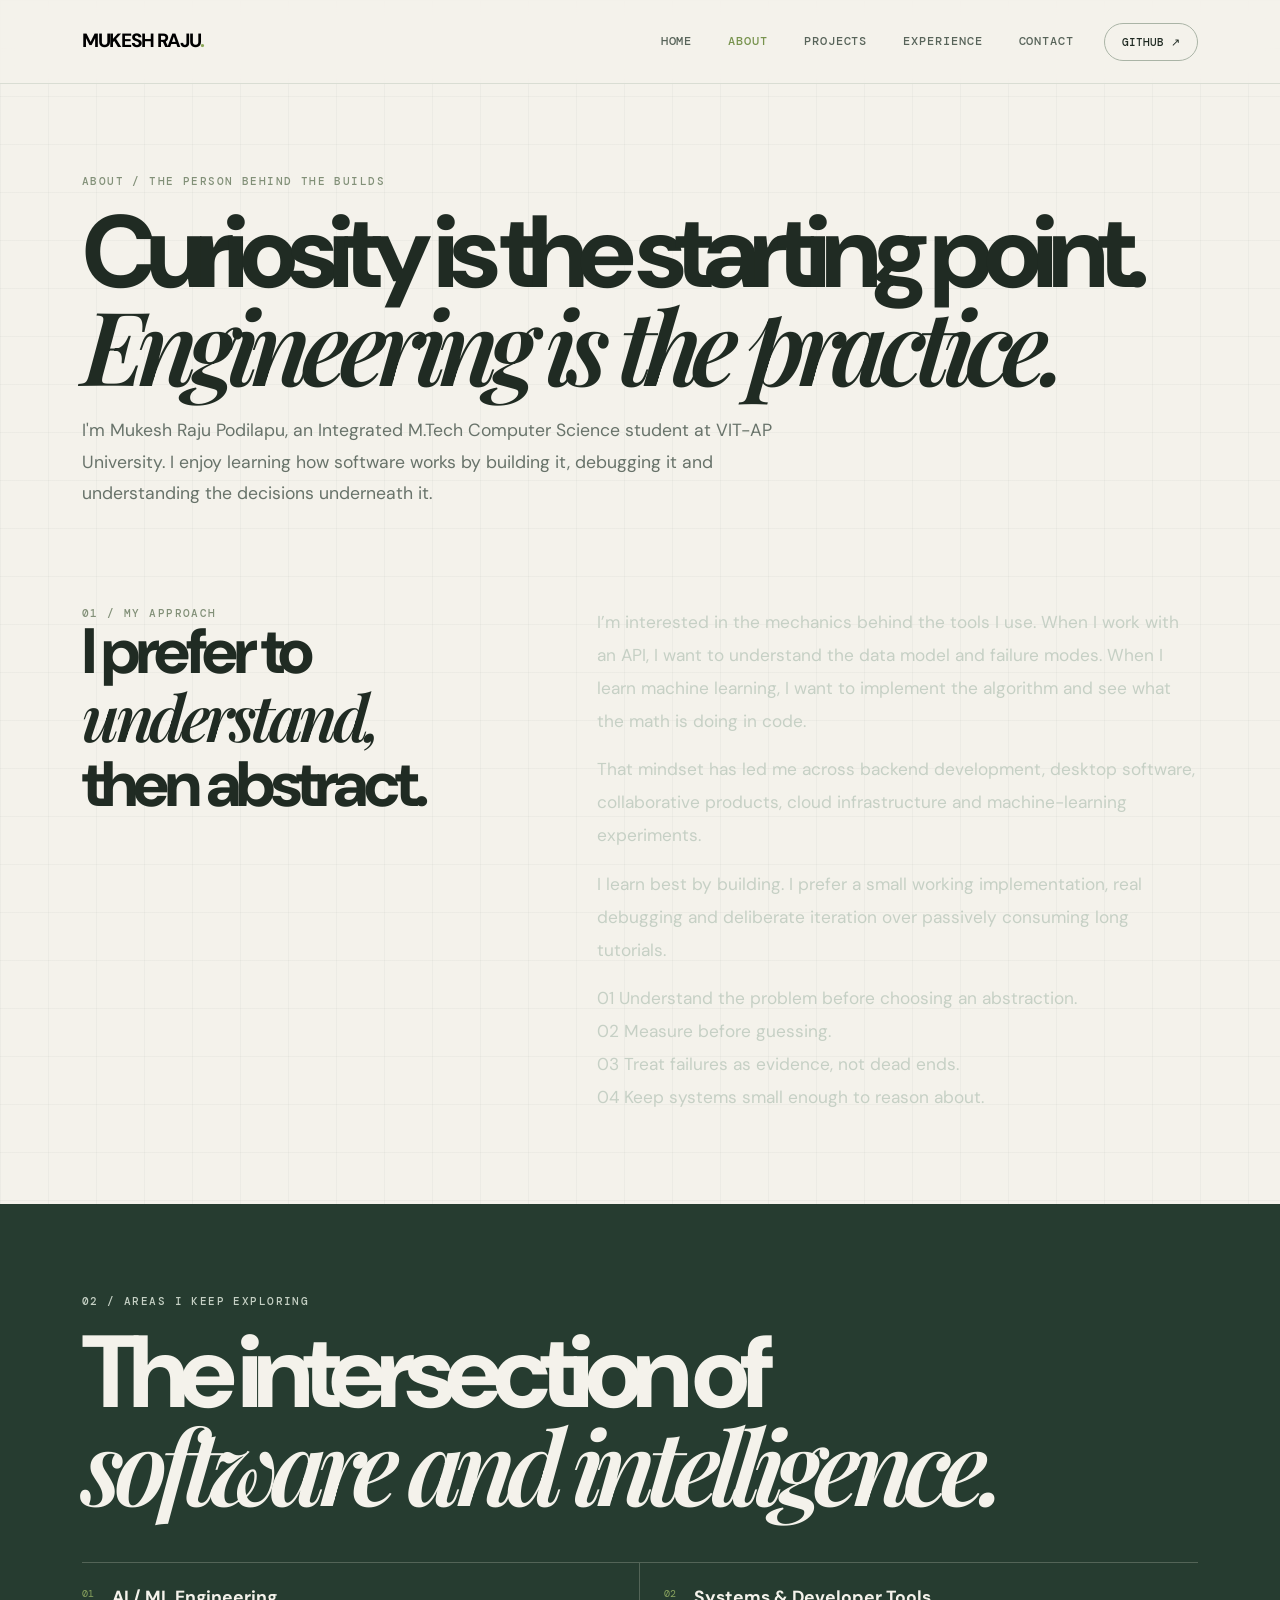
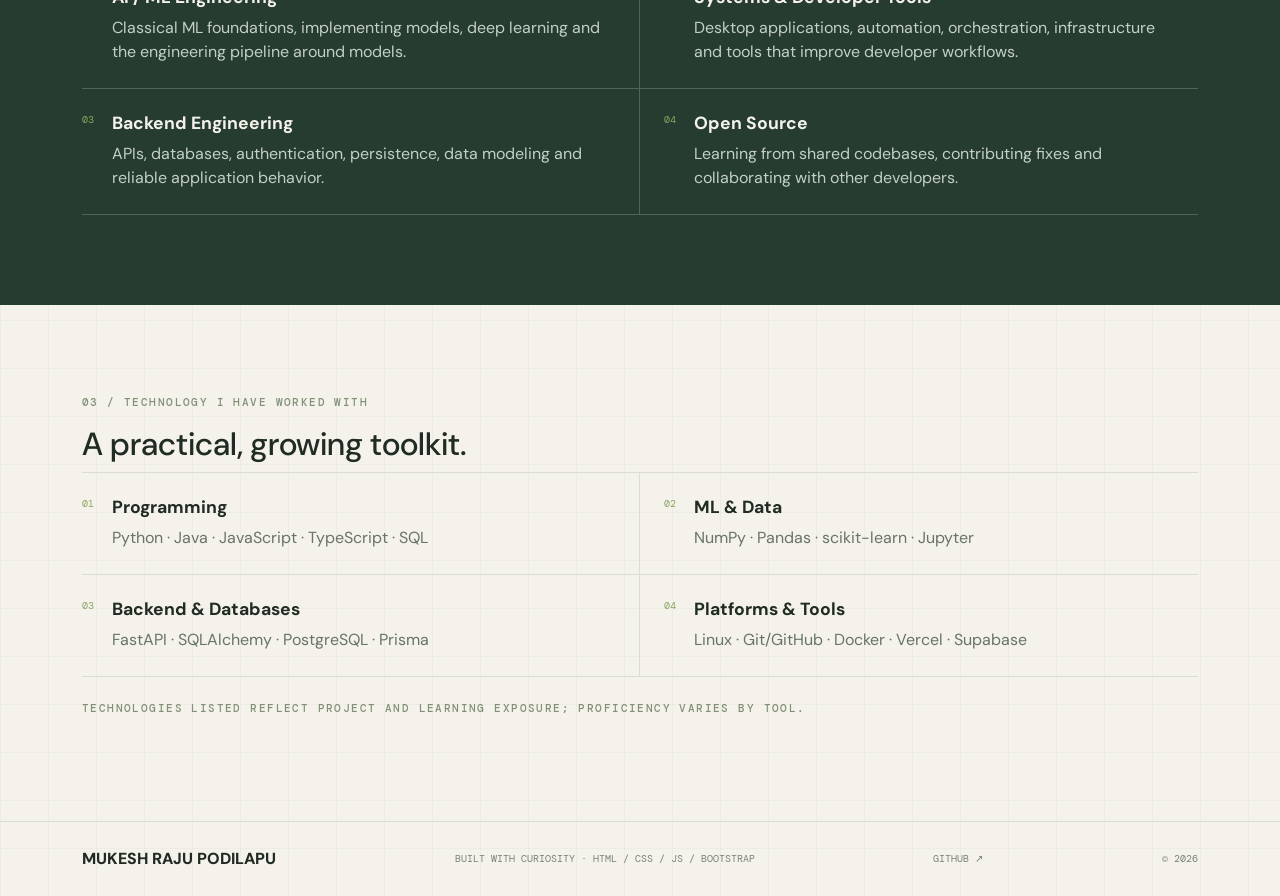
<file: about.html>
<!doctype html>
<html lang="en"><head><meta charset="utf-8"><meta name="viewport" content="width=device-width, initial-scale=1">
<meta name="theme-color" content="#f4f2eb"><meta name="description" content="Learn about Mukesh Raju Podilapu, his engineering approach, interests and technical toolkit.">
<meta property="og:title" content="About — Mukesh Raju Podilapu"><meta property="og:description" content="Learn about Mukesh Raju Podilapu, his engineering approach, interests and technical toolkit.">
<title>About — Mukesh Raju Podilapu</title><link href="https://cdn.jsdelivr.net/npm/bootstrap@5.3.3/dist/css/bootstrap.min.css" rel="stylesheet">
<link href="https://cdn.jsdelivr.net/npm/bootstrap-icons@1.11.3/font/bootstrap-icons.min.css" rel="stylesheet"><link href="styles.css" rel="stylesheet"></head><body><div class="page-wrap">
<nav class="navbar navbar-expand-lg site-nav" aria-label="Main navigation"><div class="container"><a class="navbar-brand brand-name" href="index.html" aria-label="Mukesh Raju home">MUKESH RAJU<span>.</span></a><button class="navbar-toggler" type="button" data-bs-toggle="collapse" data-bs-target="#mainNav" aria-controls="mainNav" aria-expanded="false" aria-label="Toggle navigation"><span class="navbar-toggler-icon"></span></button><div class="collapse navbar-collapse" id="mainNav"><ul class="navbar-nav ms-auto align-items-lg-center gap-lg-2"><li class="nav-item"><a class="nav-link" href="index.html">Home</a></li><li class="nav-item"><a class="nav-link" href="about.html">About</a></li><li class="nav-item"><a class="nav-link" href="projects.html">Projects</a></li><li class="nav-item"><a class="nav-link" href="experience.html">Experience</a></li><li class="nav-item"><a class="nav-link" href="contact.html">Contact</a></li><li class="nav-item ms-lg-2"><a class="nav-cta" href="https://github.com/mukeshraju2006" target="_blank" rel="noreferrer">GITHUB ↗</a></li></ul></div></div></nav>
<main><section class="page-intro"><div class="container"><div class="eyebrow reveal">ABOUT / THE PERSON BEHIND THE BUILDS</div><h1 class="page-title reveal">Curiosity is the starting point.<br><span class="serif">Engineering is the practice.</span></h1><p class="intro-copy reveal">I'm Mukesh Raju Podilapu, an Integrated M.Tech Computer Science student at VIT-AP University. I enjoy learning how software works by building it, debugging it and understanding the decisions underneath it.</p></div></section>
<section class="section" style="padding-top:25px"><div class="container"><div class="split"><div><div class="eyebrow">01 / MY APPROACH</div><h2 class="section-heading" style="display:block"><span style="font:800 clamp(2.4rem,5vw,4.5rem)/1 var(--display);letter-spacing:-.07em">I prefer to<br><span class="serif">understand,</span><br>then abstract.</span></h2></div><div class="split-copy"><p>I’m interested in the mechanics behind the tools I use. When I work with an API, I want to understand the data model and failure modes. When I learn machine learning, I want to implement the algorithm and see what the math is doing in code.</p><p>That mindset has led me across backend development, desktop software, collaborative products, cloud infrastructure and machine-learning experiments.</p><p>I learn best by building. I prefer a small working implementation, real debugging and deliberate iteration over passively consuming long tutorials.</p><div class="principles"><div class="principle"><span>01</span> Understand the problem before choosing an abstraction.</div><div class="principle"><span>02</span> Measure before guessing.</div><div class="principle"><span>03</span> Treat failures as evidence, not dead ends.</div><div class="principle"><span>04</span> Keep systems small enough to reason about.</div></div></div></div></div></section>
<section class="section section-dark"><div class="container"><div class="eyebrow" style="color:#c5d0c4">02 / AREAS I KEEP EXPLORING</div><h2 class="page-title" style="margin-bottom:45px">The intersection of<br><span class="serif">software and intelligence.</span></h2><div class="tool-grid" style="border-color:#536457">
<div class="tool" style="border-color:#536457"><span class="tool-index">01</span><div><h3>AI / ML Engineering</h3><p style="color:#c5d0c4">Classical ML foundations, implementing models, deep learning and the engineering pipeline around models.</p></div></div>
<div class="tool" style="border-color:#536457"><span class="tool-index">02</span><div><h3>Systems & Developer Tools</h3><p style="color:#c5d0c4">Desktop applications, automation, orchestration, infrastructure and tools that improve developer workflows.</p></div></div>
<div class="tool" style="border-color:#536457"><span class="tool-index">03</span><div><h3>Backend Engineering</h3><p style="color:#c5d0c4">APIs, databases, authentication, persistence, data modeling and reliable application behavior.</p></div></div>
<div class="tool" style="border-color:#536457"><span class="tool-index">04</span><div><h3>Open Source</h3><p style="color:#c5d0c4">Learning from shared codebases, contributing fixes and collaborating with other developers.</p></div></div></div></div></section>
<section class="section"><div class="container"><div class="eyebrow reveal">03 / TECHNOLOGY I HAVE WORKED WITH</div><h2 class="subsection-title mt-3">A practical, growing toolkit.</h2><div class="tool-grid reveal"><div class="tool"><span class="tool-index">01</span><div><h3>Programming</h3><p>Python · Java · JavaScript · TypeScript · SQL</p></div></div><div class="tool"><span class="tool-index">02</span><div><h3>ML & Data</h3><p>NumPy · Pandas · scikit-learn · Jupyter</p></div></div><div class="tool"><span class="tool-index">03</span><div><h3>Backend & Databases</h3><p>FastAPI · SQLAlchemy · PostgreSQL · Prisma</p></div></div><div class="tool"><span class="tool-index">04</span><div><h3>Platforms & Tools</h3><p>Linux · Git/GitHub · Docker · Vercel · Supabase</p></div></div></div><p class="small-note mt-4">TECHNOLOGIES LISTED REFLECT PROJECT AND LEARNING EXPOSURE; PROFICIENCY VARIES BY TOOL.</p></div></section></main>
<footer class="site-footer"><div class="container footer-inner"><strong>MUKESH RAJU PODILAPU</strong><span>BUILT WITH CURIOSITY · HTML / CSS / JS / BOOTSTRAP</span><a href="https://github.com/mukeshraju2006" target="_blank" rel="noreferrer">GITHUB ↗</a><span>© <span data-year></span></span></div></footer><script src="https://cdn.jsdelivr.net/npm/bootstrap@5.3.3/dist/js/bootstrap.bundle.min.js"></script><script src="script.js"></script></div></body></html>
</file>
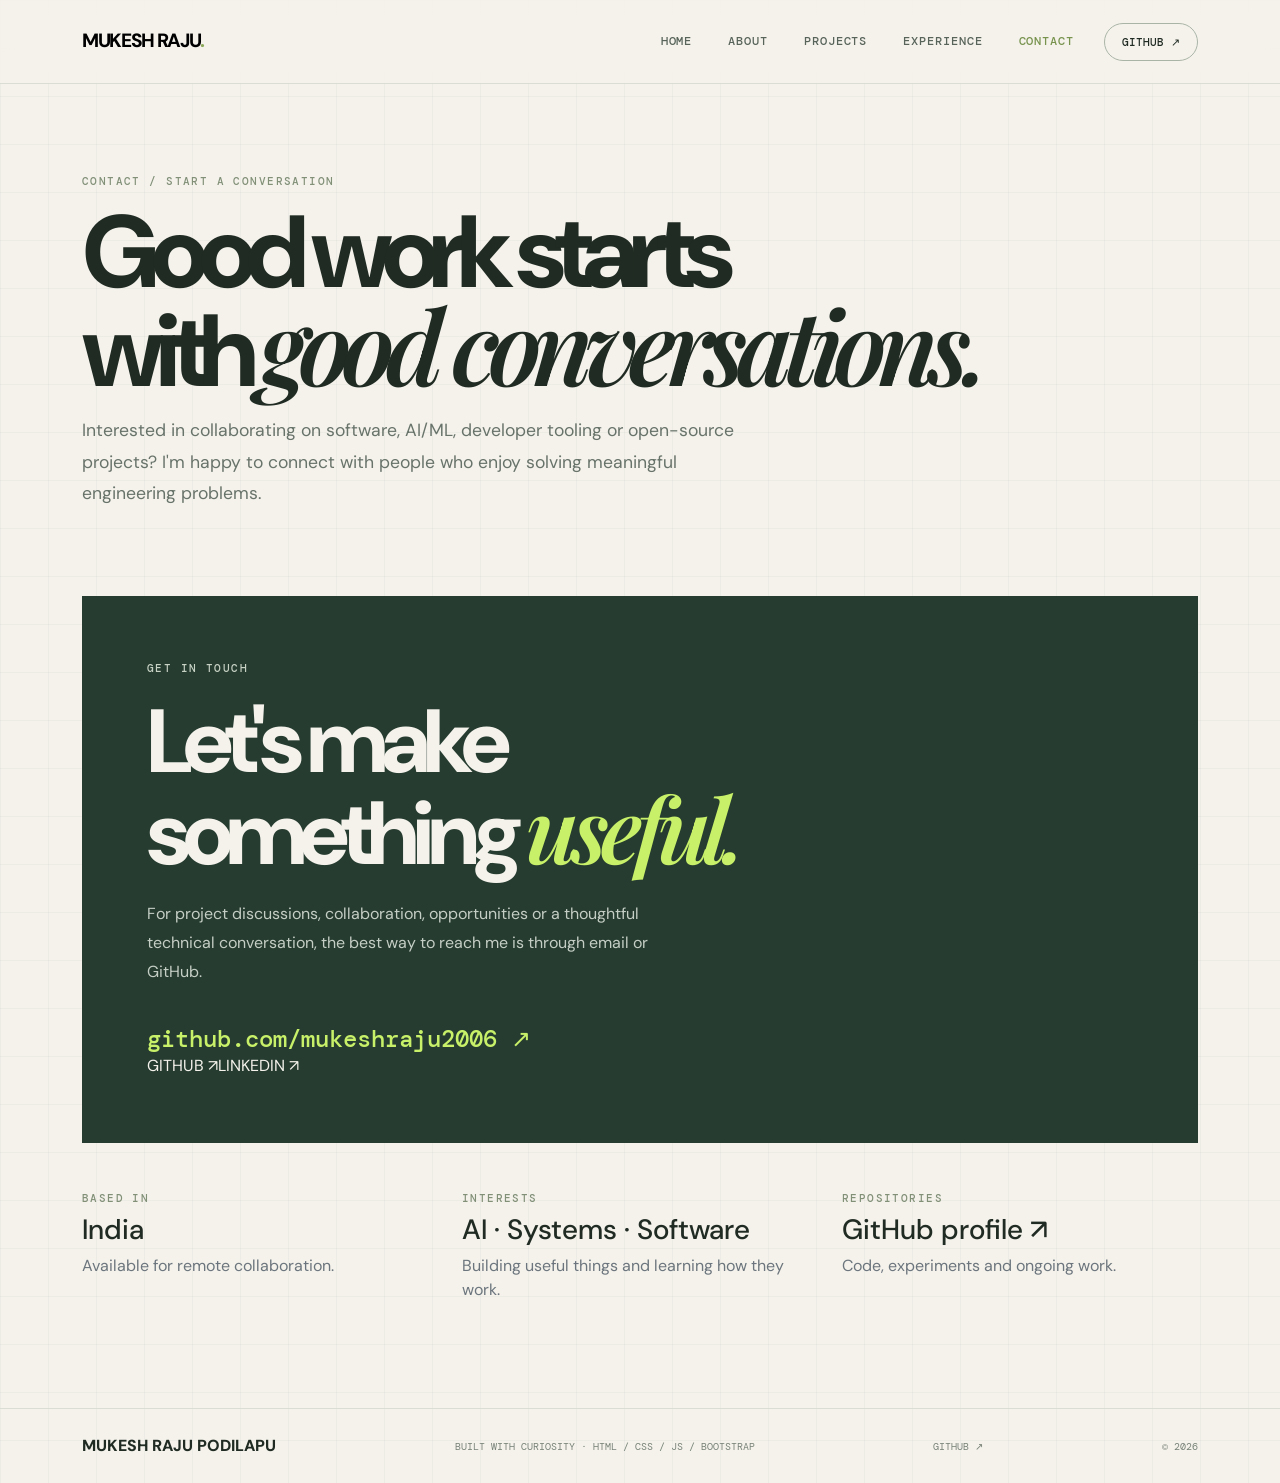
<file: contact.html>
<!doctype html>
<html lang="en"><head><meta charset="utf-8"><meta name="viewport" content="width=device-width, initial-scale=1"><meta name="theme-color" content="#f4f2eb"><meta name="description" content="Contact Mukesh Raju for software engineering, AI/ML and open-source collaboration."><meta property="og:title" content="Contact — Mukesh Raju Podilapu"><meta property="og:description" content="Contact Mukesh Raju for software engineering, AI/ML and open-source collaboration."><title>Contact — Mukesh Raju Podilapu</title><link href="https://cdn.jsdelivr.net/npm/bootstrap@5.3.3/dist/css/bootstrap.min.css" rel="stylesheet"><link href="https://cdn.jsdelivr.net/npm/bootstrap-icons@1.11.3/font/bootstrap-icons.min.css" rel="stylesheet"><link href="styles.css" rel="stylesheet"></head><body><div class="page-wrap">
<nav class="navbar navbar-expand-lg site-nav" aria-label="Main navigation"><div class="container"><a class="navbar-brand brand-name" href="index.html" aria-label="Mukesh Raju home">MUKESH RAJU<span>.</span></a><button class="navbar-toggler" type="button" data-bs-toggle="collapse" data-bs-target="#mainNav" aria-controls="mainNav" aria-expanded="false" aria-label="Toggle navigation"><span class="navbar-toggler-icon"></span></button><div class="collapse navbar-collapse" id="mainNav"><ul class="navbar-nav ms-auto align-items-lg-center gap-lg-2"><li class="nav-item"><a class="nav-link" href="index.html">Home</a></li><li class="nav-item"><a class="nav-link" href="about.html">About</a></li><li class="nav-item"><a class="nav-link" href="projects.html">Projects</a></li><li class="nav-item"><a class="nav-link" href="experience.html">Experience</a></li><li class="nav-item"><a class="nav-link" href="contact.html">Contact</a></li><li class="nav-item ms-lg-2"><a class="nav-cta" href="https://github.com/mukeshraju2006" target="_blank" rel="noreferrer">GITHUB ↗</a></li></ul></div></div></nav>
<main><section class="page-intro"><div class="container"><div class="eyebrow reveal">CONTACT / START A CONVERSATION</div><h1 class="page-title reveal">Good work starts<br>with <span class="serif">good conversations.</span></h1><p class="intro-copy reveal">Interested in collaborating on software, AI/ML, developer tooling or open-source projects? I'm happy to connect with people who enjoy solving meaningful engineering problems.</p></div></section>
<section class="section" style="padding-top:15px"><div class="container"><div class="contact-panel reveal"><div class="eyebrow" style="color:#c7d1c4">GET IN TOUCH</div><h2 class="mt-4">Let's make<br>something <span class="serif" style="color:var(--green)">useful.</span></h2><p class="mt-4">For project discussions, collaboration, opportunities or a thoughtful technical conversation, the best way to reach me is through email or GitHub.</p><a class="contact-email" href="https://github.com/mukeshraju2006" target="_blank" rel="noreferrer">github.com/mukeshraju2006 ↗</a><div class="contact-links"><a href="https://github.com/mukeshraju2006" target="_blank" rel="noreferrer">GITHUB ↗</a><a href="https://www.linkedin.com/" target="_blank" rel="noreferrer">LINKEDIN ↗</a></div></div><div class="row g-4 mt-4"><div class="col-md-4"><div class="eyebrow">BASED IN</div><h3 class="subsection-title mt-2">India</h3><p class="text-secondary">Available for remote collaboration.</p></div><div class="col-md-4"><div class="eyebrow">INTERESTS</div><h3 class="subsection-title mt-2">AI · Systems · Software</h3><p class="text-secondary">Building useful things and learning how they work.</p></div><div class="col-md-4"><div class="eyebrow">REPOSITORIES</div><h3 class="subsection-title mt-2"><a href="https://github.com/mukeshraju2006" target="_blank">GitHub profile ↗</a></h3><p class="text-secondary">Code, experiments and ongoing work.</p></div></div></div></section></main>
<footer class="site-footer"><div class="container footer-inner"><strong>MUKESH RAJU PODILAPU</strong><span>BUILT WITH CURIOSITY · HTML / CSS / JS / BOOTSTRAP</span><a href="https://github.com/mukeshraju2006" target="_blank" rel="noreferrer">GITHUB ↗</a><span>© <span data-year></span></span></div></footer><script src="https://cdn.jsdelivr.net/npm/bootstrap@5.3.3/dist/js/bootstrap.bundle.min.js"></script><script src="script.js"></script></div></body></html>
</file>
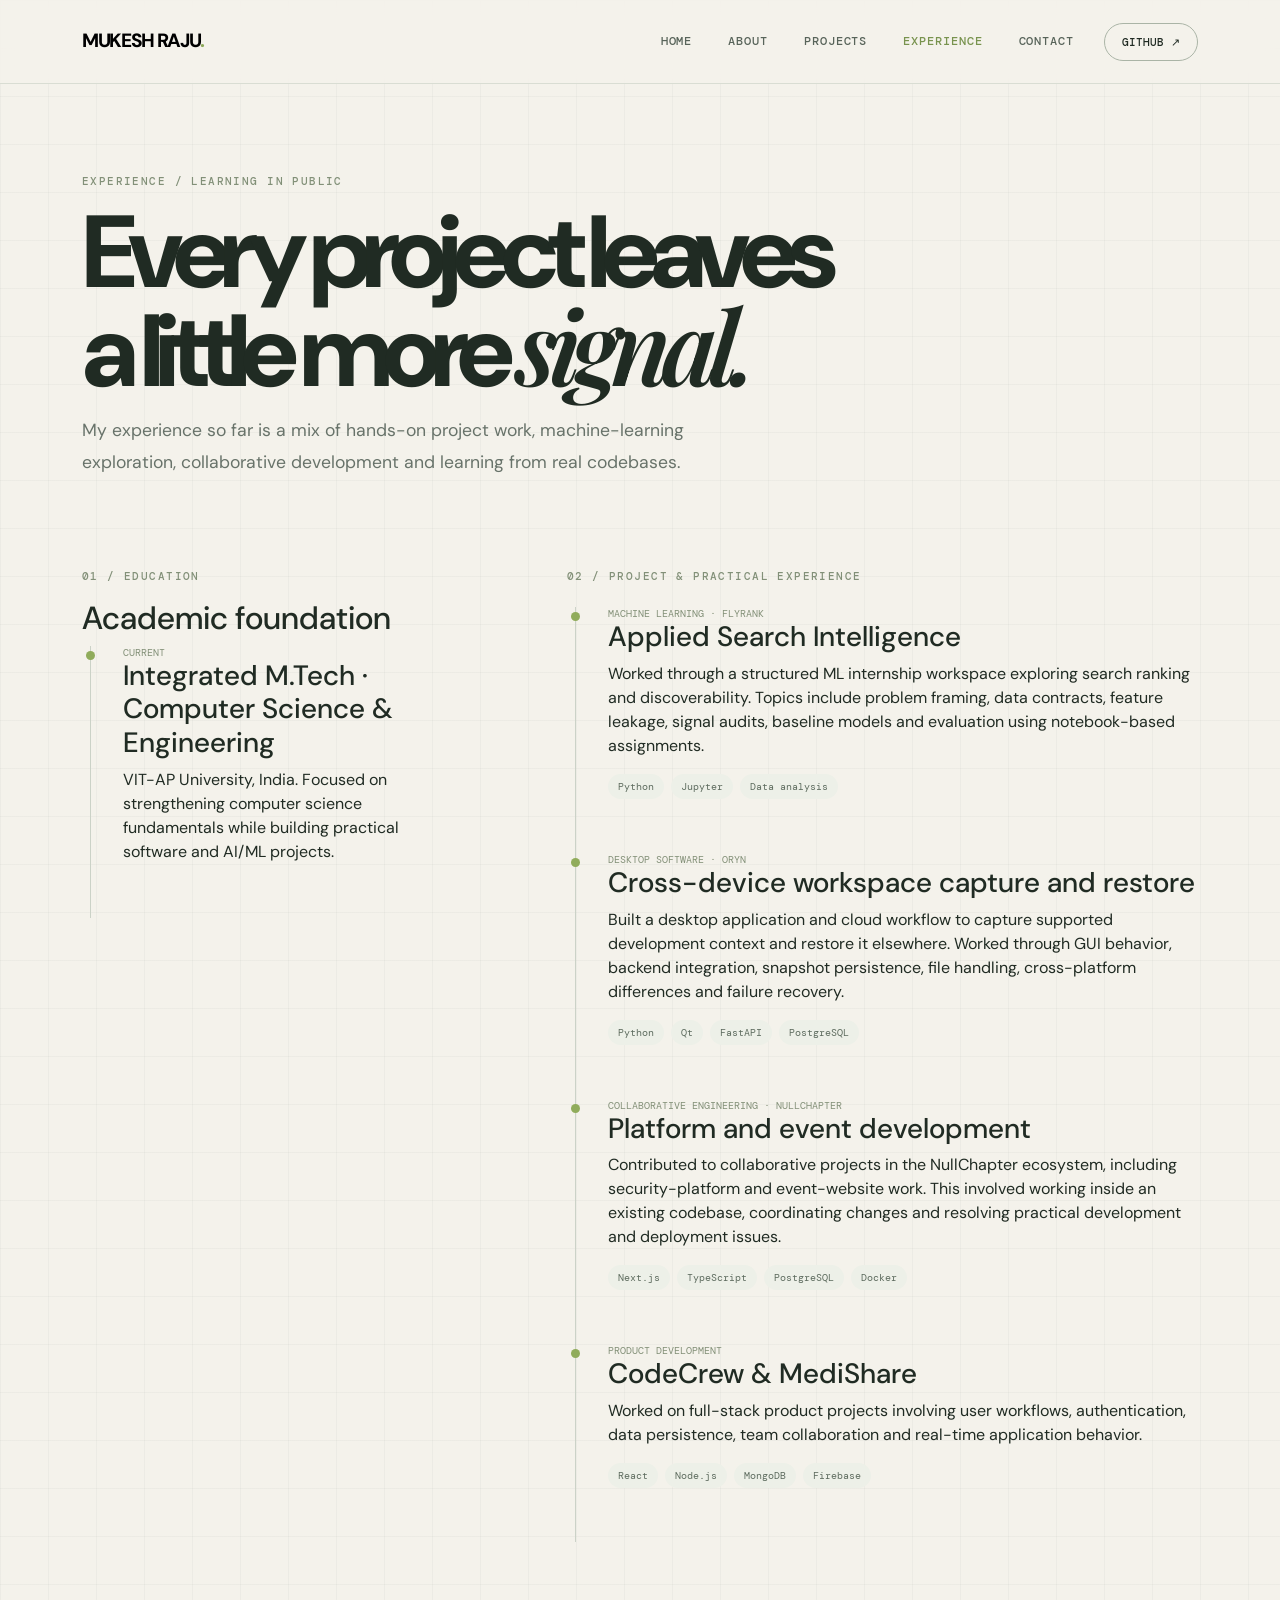
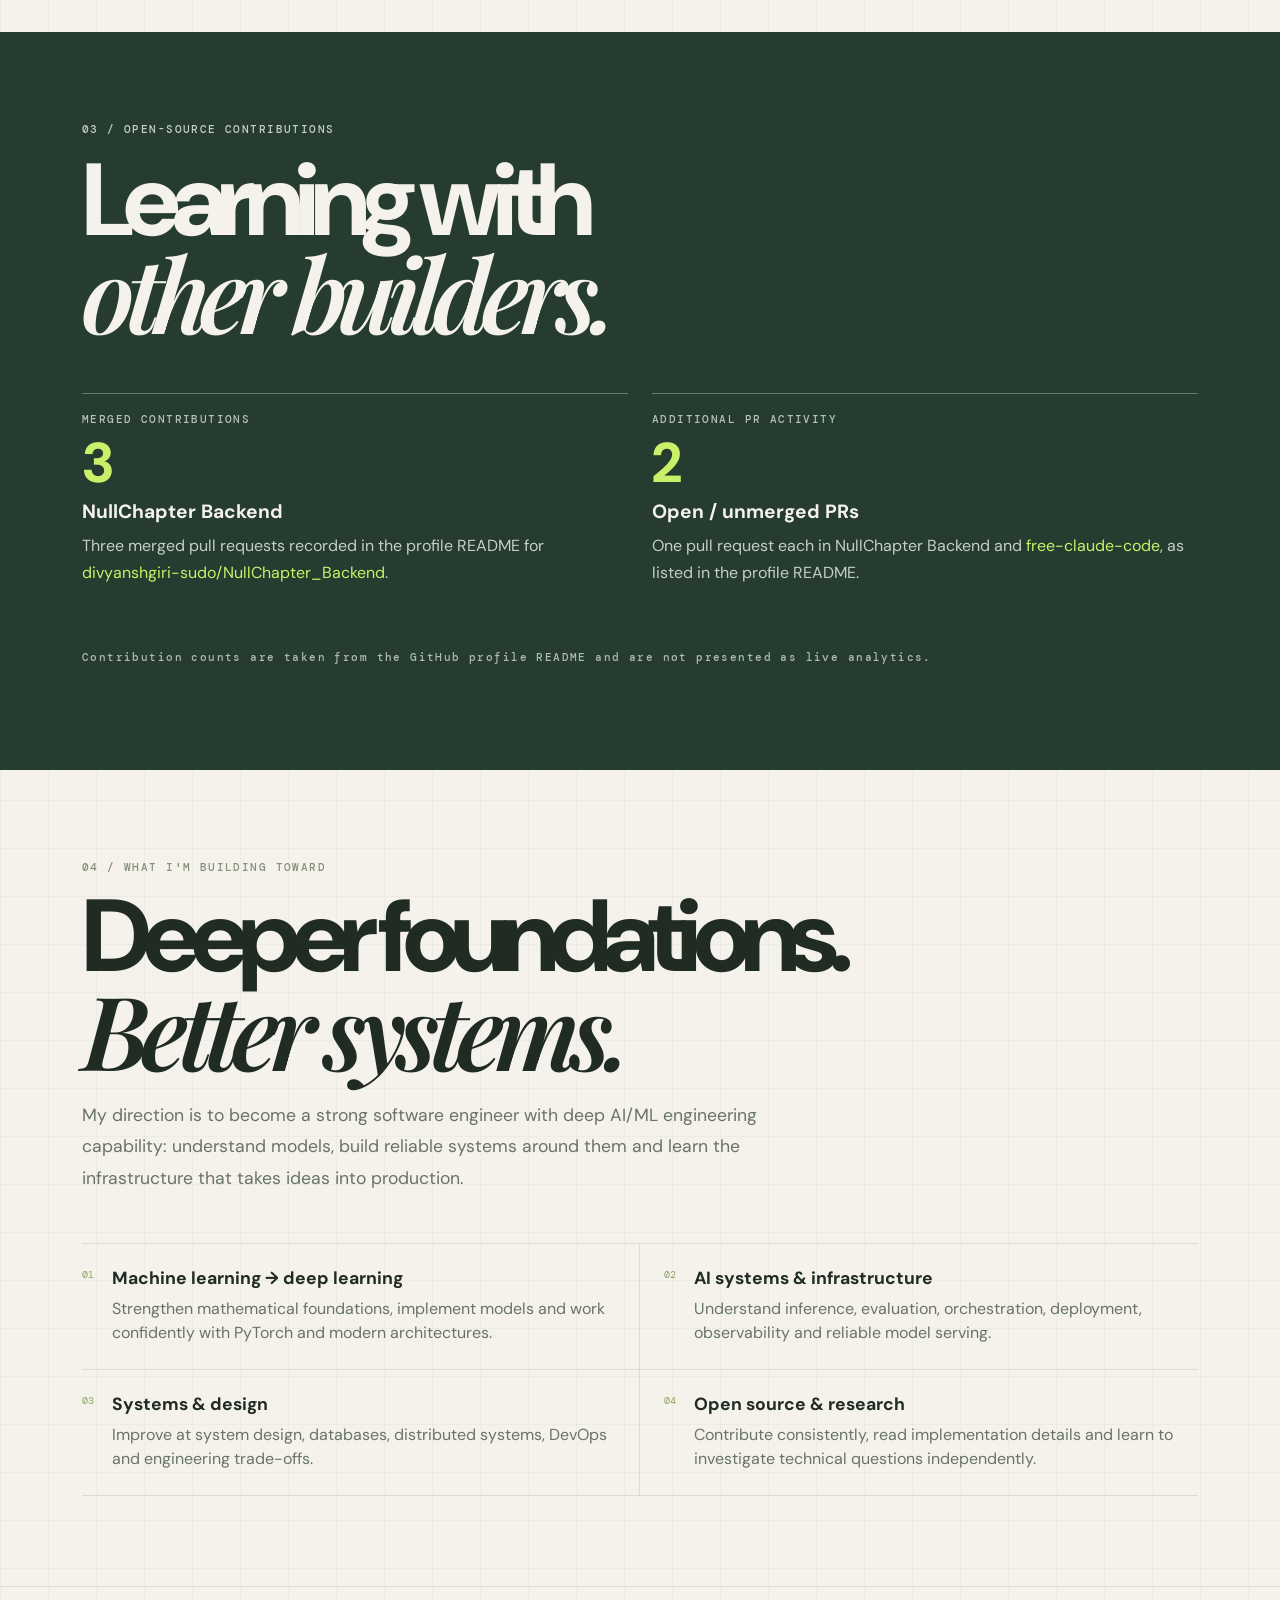
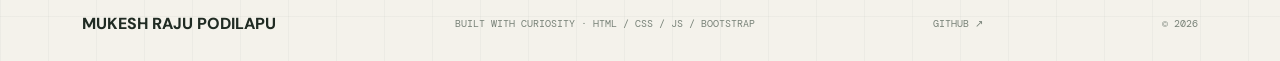
<file: experience.html>
<!doctype html>
<html lang="en"><head><meta charset="utf-8"><meta name="viewport" content="width=device-width, initial-scale=1"><meta name="theme-color" content="#f4f2eb"><meta name="description" content="Education, project experience, open-source contributions and engineering direction."><meta property="og:title" content="Experience — Mukesh Raju Podilapu"><meta property="og:description" content="Education, project experience, open-source contributions and engineering direction."><title>Experience — Mukesh Raju Podilapu</title><link href="https://cdn.jsdelivr.net/npm/bootstrap@5.3.3/dist/css/bootstrap.min.css" rel="stylesheet"><link href="https://cdn.jsdelivr.net/npm/bootstrap-icons@1.11.3/font/bootstrap-icons.min.css" rel="stylesheet"><link href="styles.css" rel="stylesheet"></head><body><div class="page-wrap">
<nav class="navbar navbar-expand-lg site-nav" aria-label="Main navigation"><div class="container"><a class="navbar-brand brand-name" href="index.html" aria-label="Mukesh Raju home">MUKESH RAJU<span>.</span></a><button class="navbar-toggler" type="button" data-bs-toggle="collapse" data-bs-target="#mainNav" aria-controls="mainNav" aria-expanded="false" aria-label="Toggle navigation"><span class="navbar-toggler-icon"></span></button><div class="collapse navbar-collapse" id="mainNav"><ul class="navbar-nav ms-auto align-items-lg-center gap-lg-2"><li class="nav-item"><a class="nav-link" href="index.html">Home</a></li><li class="nav-item"><a class="nav-link" href="about.html">About</a></li><li class="nav-item"><a class="nav-link" href="projects.html">Projects</a></li><li class="nav-item"><a class="nav-link" href="experience.html">Experience</a></li><li class="nav-item"><a class="nav-link" href="contact.html">Contact</a></li><li class="nav-item ms-lg-2"><a class="nav-cta" href="https://github.com/mukeshraju2006" target="_blank" rel="noreferrer">GITHUB ↗</a></li></ul></div></div></nav>
<main><section class="page-intro"><div class="container"><div class="eyebrow reveal">EXPERIENCE / LEARNING IN PUBLIC</div><h1 class="page-title reveal">Every project leaves<br>a little more <span class="serif">signal.</span></h1><p class="intro-copy reveal">My experience so far is a mix of hands-on project work, machine-learning exploration, collaborative development and learning from real codebases.</p></div></section>
<section class="section" style="padding-top:20px"><div class="container"><div class="row g-5"><div class="col-lg-4"><div class="eyebrow">01 / EDUCATION</div><h2 class="subsection-title mt-3">Academic foundation</h2><div class="timeline"><div class="timeline-item"><div class="timeline-date">CURRENT</div><h3>Integrated M.Tech · Computer Science & Engineering</h3><p>VIT-AP University, India. Focused on strengthening computer science fundamentals while building practical software and AI/ML projects.</p></div></div></div>
<div class="col-lg-7 offset-lg-1"><div class="eyebrow">02 / PROJECT & PRACTICAL EXPERIENCE</div><div class="timeline mt-4">
<div class="timeline-item"><div class="timeline-date">MACHINE LEARNING · FLYRANK</div><h3>Applied Search Intelligence</h3><p>Worked through a structured ML internship workspace exploring search ranking and discoverability. Topics include problem framing, data contracts, feature leakage, signal audits, baseline models and evaluation using notebook-based assignments.</p><div class="tags"><span>Python</span><span>Jupyter</span><span>Data analysis</span></div></div>
<div class="timeline-item"><div class="timeline-date">DESKTOP SOFTWARE · ORYN</div><h3>Cross-device workspace capture and restore</h3><p>Built a desktop application and cloud workflow to capture supported development context and restore it elsewhere. Worked through GUI behavior, backend integration, snapshot persistence, file handling, cross-platform differences and failure recovery.</p><div class="tags"><span>Python</span><span>Qt</span><span>FastAPI</span><span>PostgreSQL</span></div></div>
<div class="timeline-item"><div class="timeline-date">COLLABORATIVE ENGINEERING · NULLCHAPTER</div><h3>Platform and event development</h3><p>Contributed to collaborative projects in the NullChapter ecosystem, including security-platform and event-website work. This involved working inside an existing codebase, coordinating changes and resolving practical development and deployment issues.</p><div class="tags"><span>Next.js</span><span>TypeScript</span><span>PostgreSQL</span><span>Docker</span></div></div>
<div class="timeline-item"><div class="timeline-date">PRODUCT DEVELOPMENT</div><h3>CodeCrew & MediShare</h3><p>Worked on full-stack product projects involving user workflows, authentication, data persistence, team collaboration and real-time application behavior.</p><div class="tags"><span>React</span><span>Node.js</span><span>MongoDB</span><span>Firebase</span></div></div></div></div></div></div></section>
<section class="section section-dark"><div class="container"><div class="eyebrow" style="color:#c5d0c4">03 / OPEN-SOURCE CONTRIBUTIONS</div><h2 class="page-title mb-5">Learning with<br><span class="serif">other builders.</span></h2><div class="row g-4"><div class="col-md-6"><div style="border-top:1px solid #68776b;padding-top:18px"><div class="small-note" style="color:#b6c2b6">MERGED CONTRIBUTIONS</div><div style="font:800 3.5rem var(--display);color:var(--green);letter-spacing:-.08em">3</div><h3 style="font:700 1.2rem var(--display)">NullChapter Backend</h3><p style="color:#c5d0c4;line-height:1.7">Three merged pull requests recorded in the profile README for <a style="color:var(--green)" href="https://github.com/divyanshgiri-sudo/NullChapter_Backend" target="_blank">divyanshgiri-sudo/NullChapter_Backend</a>.</p></div></div><div class="col-md-6"><div style="border-top:1px solid #68776b;padding-top:18px"><div class="small-note" style="color:#b6c2b6">ADDITIONAL PR ACTIVITY</div><div style="font:800 3.5rem var(--display);color:var(--green);letter-spacing:-.08em">2</div><h3 style="font:700 1.2rem var(--display)">Open / unmerged PRs</h3><p style="color:#c5d0c4;line-height:1.7">One pull request each in NullChapter Backend and <a style="color:var(--green)" href="https://github.com/Alishahryar1/free-claude-code" target="_blank">free-claude-code</a>, as listed in the profile README.</p></div></div></div><p class="small-note mt-5" style="color:#aebbae">Contribution counts are taken from the GitHub profile README and are not presented as live analytics.</p></div></section>
<section class="section"><div class="container"><div class="eyebrow">04 / WHAT I'M BUILDING TOWARD</div><h2 class="page-title mt-3">Deeper foundations.<br><span class="serif">Better systems.</span></h2><p class="intro-copy">My direction is to become a strong software engineer with deep AI/ML engineering capability: understand models, build reliable systems around them and learn the infrastructure that takes ideas into production.</p><div class="tool-grid mt-5"><div class="tool"><span class="tool-index">01</span><div><h3>Machine learning → deep learning</h3><p>Strengthen mathematical foundations, implement models and work confidently with PyTorch and modern architectures.</p></div></div><div class="tool"><span class="tool-index">02</span><div><h3>AI systems & infrastructure</h3><p>Understand inference, evaluation, orchestration, deployment, observability and reliable model serving.</p></div></div><div class="tool"><span class="tool-index">03</span><div><h3>Systems & design</h3><p>Improve at system design, databases, distributed systems, DevOps and engineering trade-offs.</p></div></div><div class="tool"><span class="tool-index">04</span><div><h3>Open source & research</h3><p>Contribute consistently, read implementation details and learn to investigate technical questions independently.</p></div></div></div></div></section></main>
<footer class="site-footer"><div class="container footer-inner"><strong>MUKESH RAJU PODILAPU</strong><span>BUILT WITH CURIOSITY · HTML / CSS / JS / BOOTSTRAP</span><a href="https://github.com/mukeshraju2006" target="_blank" rel="noreferrer">GITHUB ↗</a><span>© <span data-year></span></span></div></footer><script src="https://cdn.jsdelivr.net/npm/bootstrap@5.3.3/dist/js/bootstrap.bundle.min.js"></script><script src="script.js"></script></div></body></html>
</file>
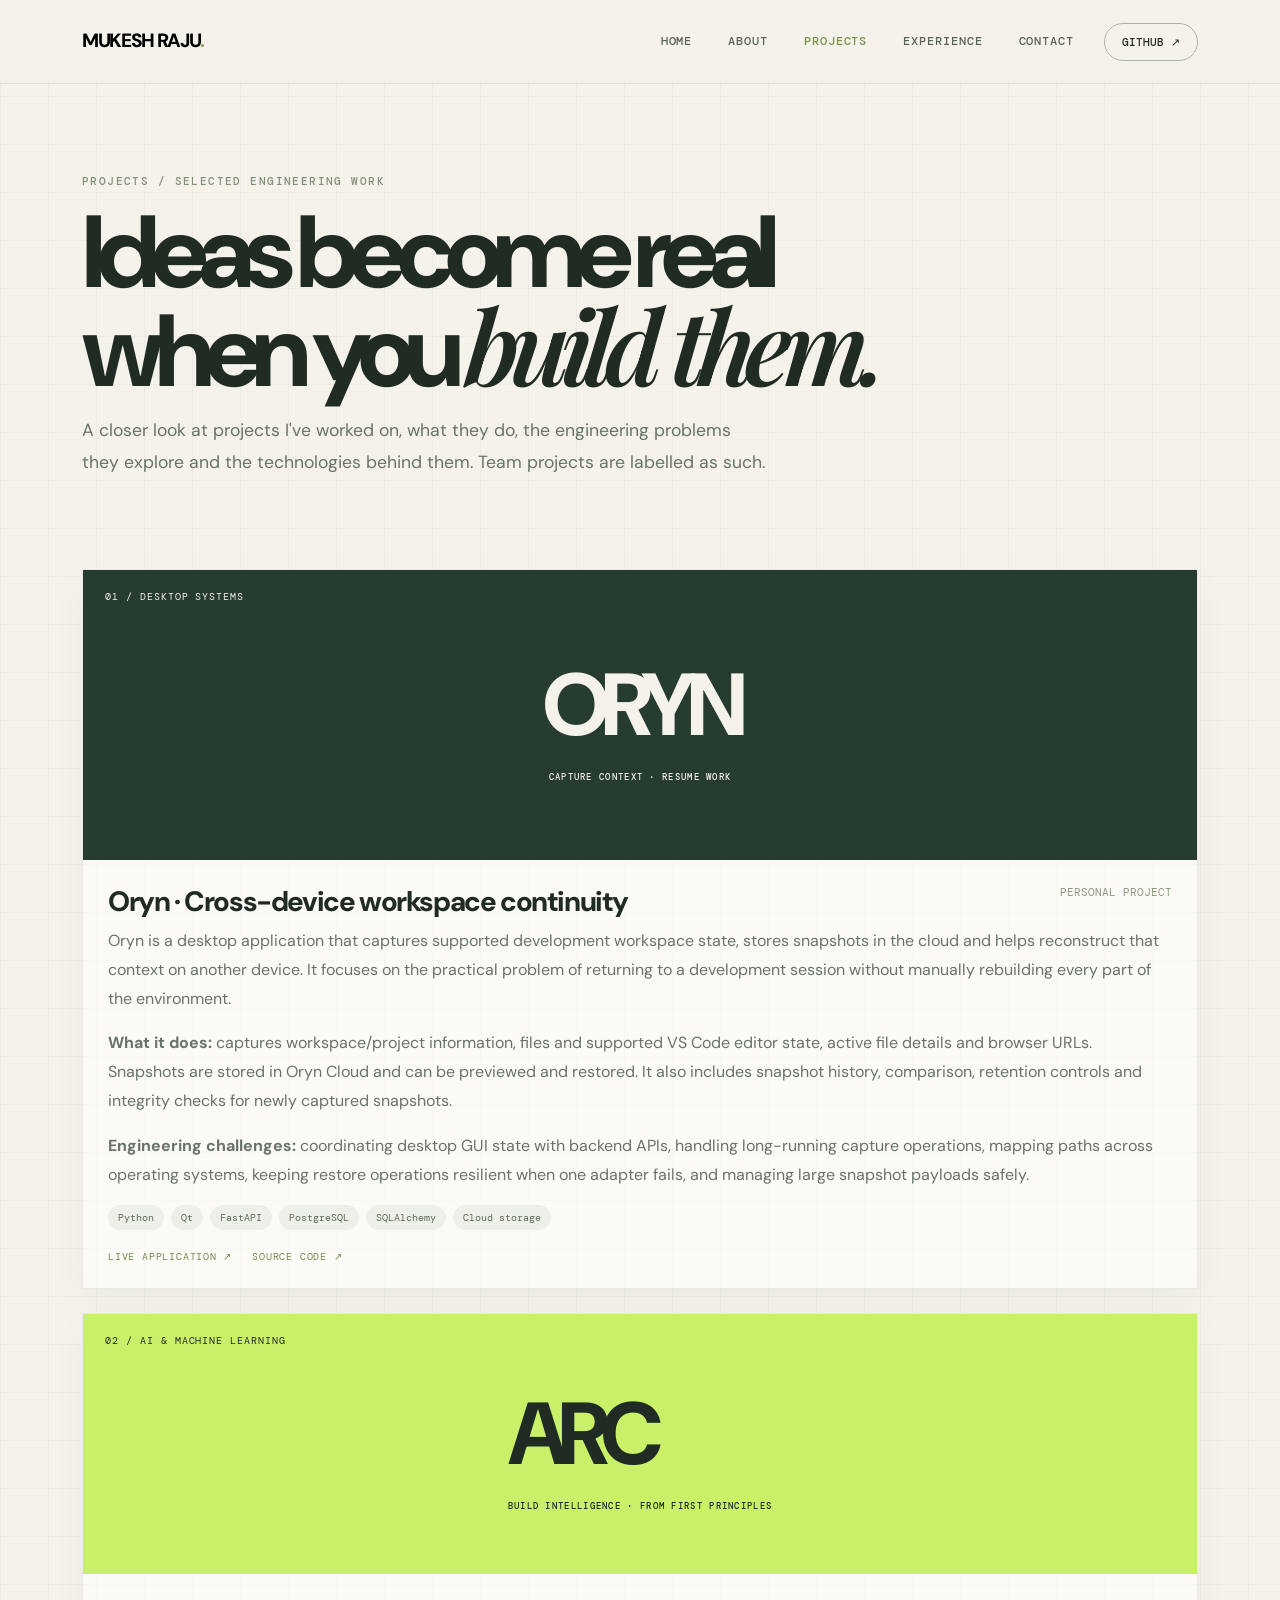
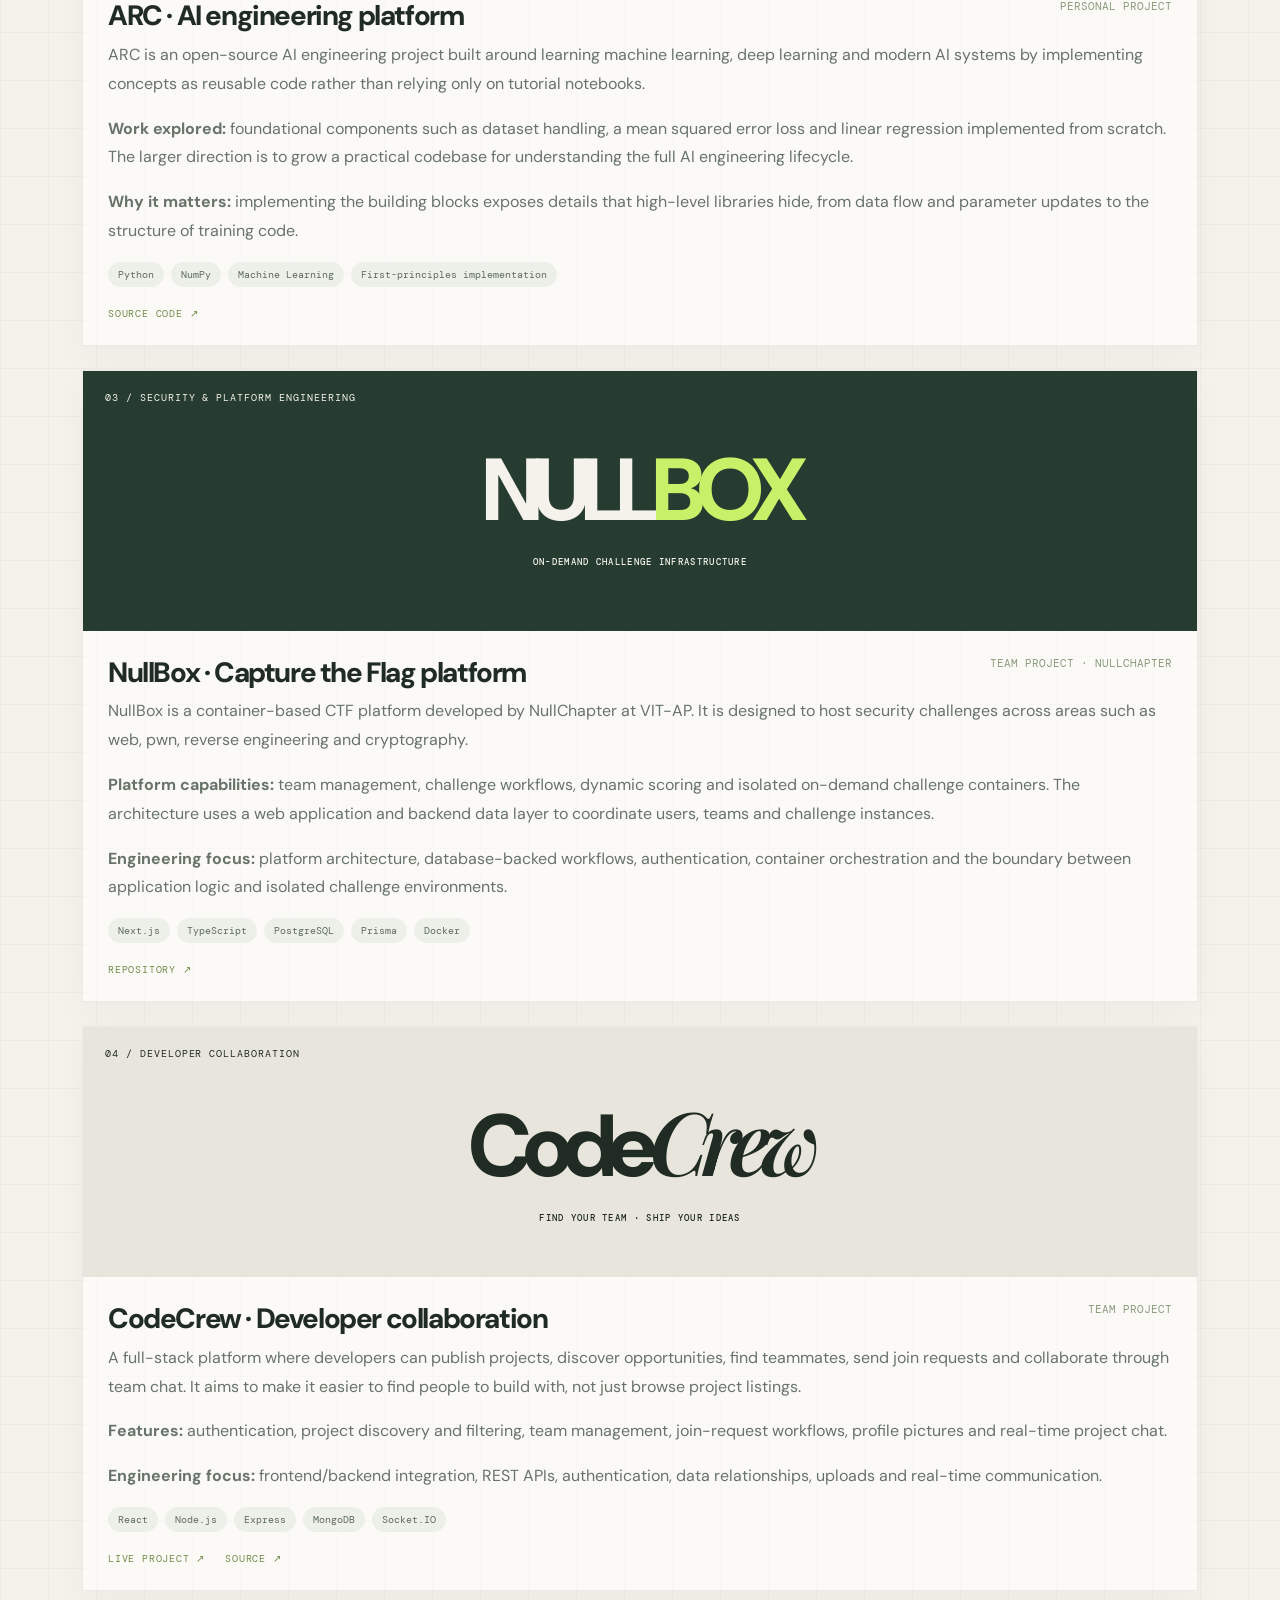
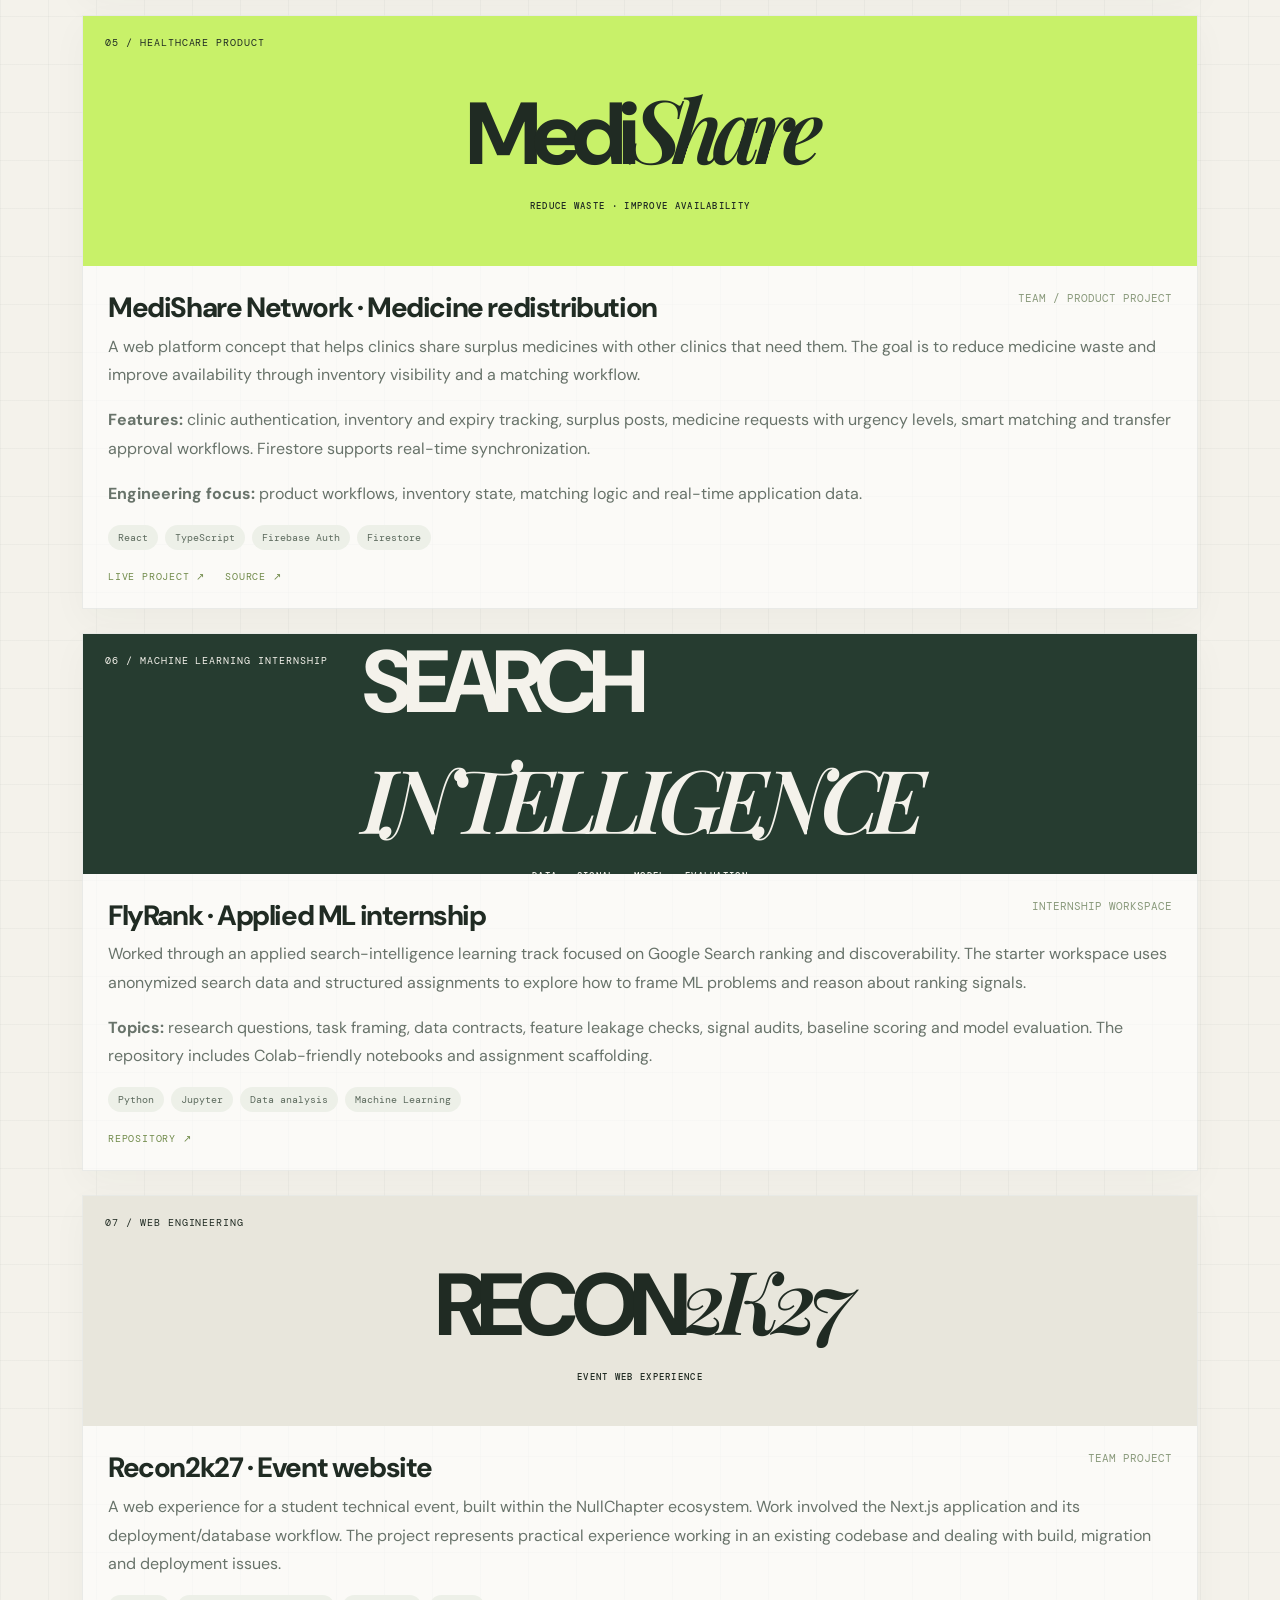
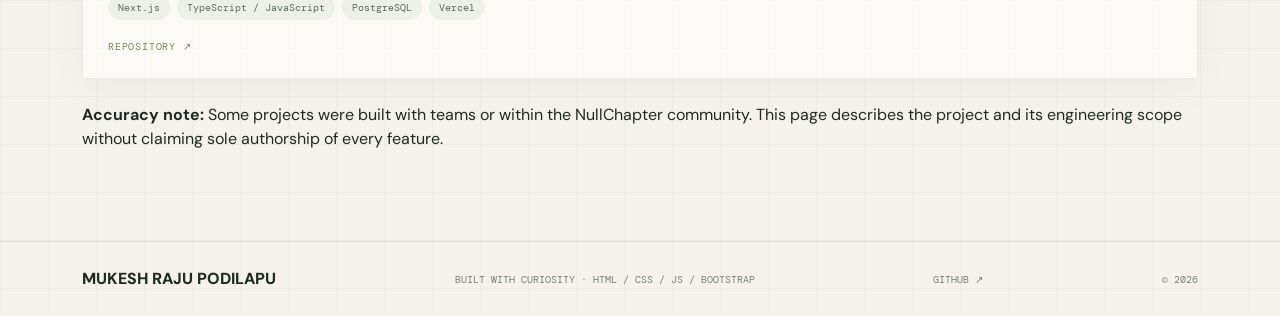
<file: projects.html>
<!doctype html>
<html lang="en"><head><meta charset="utf-8"><meta name="viewport" content="width=device-width, initial-scale=1"><meta name="theme-color" content="#f4f2eb"><meta name="description" content="Detailed engineering case studies including Oryn, ARC, NullBox, CodeCrew, MediShare, FlyRank and Recon2k27."><meta property="og:title" content="Projects — Mukesh Raju Podilapu"><meta property="og:description" content="Detailed engineering case studies including Oryn, ARC, NullBox, CodeCrew, MediShare, FlyRank and Recon2k27."><title>Projects — Mukesh Raju Podilapu</title><link href="https://cdn.jsdelivr.net/npm/bootstrap@5.3.3/dist/css/bootstrap.min.css" rel="stylesheet"><link href="https://cdn.jsdelivr.net/npm/bootstrap-icons@1.11.3/font/bootstrap-icons.min.css" rel="stylesheet"><link href="styles.css" rel="stylesheet"></head><body><div class="page-wrap">
<nav class="navbar navbar-expand-lg site-nav" aria-label="Main navigation"><div class="container"><a class="navbar-brand brand-name" href="index.html" aria-label="Mukesh Raju home">MUKESH RAJU<span>.</span></a><button class="navbar-toggler" type="button" data-bs-toggle="collapse" data-bs-target="#mainNav" aria-controls="mainNav" aria-expanded="false" aria-label="Toggle navigation"><span class="navbar-toggler-icon"></span></button><div class="collapse navbar-collapse" id="mainNav"><ul class="navbar-nav ms-auto align-items-lg-center gap-lg-2"><li class="nav-item"><a class="nav-link" href="index.html">Home</a></li><li class="nav-item"><a class="nav-link" href="about.html">About</a></li><li class="nav-item"><a class="nav-link" href="projects.html">Projects</a></li><li class="nav-item"><a class="nav-link" href="experience.html">Experience</a></li><li class="nav-item"><a class="nav-link" href="contact.html">Contact</a></li><li class="nav-item ms-lg-2"><a class="nav-cta" href="https://github.com/mukeshraju2006" target="_blank" rel="noreferrer">GITHUB ↗</a></li></ul></div></div></nav>
<main><section class="page-intro"><div class="container"><div class="eyebrow reveal">PROJECTS / SELECTED ENGINEERING WORK</div><h1 class="page-title reveal">Ideas become real<br>when you <span class="serif">build them.</span></h1><p class="intro-copy reveal">A closer look at projects I've worked on, what they do, the engineering problems they explore and the technologies behind them. Team projects are labelled as such.</p></div></section>
<section class="section" style="padding-top:20px"><div class="container">
<article id="oryn" class="project-card reveal mb-4"><div class="project-visual dark" style="height:290px"><div class="visual-ring"></div><div class="visual-big">ORYN<small>CAPTURE CONTEXT · RESUME WORK</small></div><span class="visual-label">01 / DESKTOP SYSTEMS</span></div><div class="project-content"><div class="project-top"><h3>Oryn · Cross-device workspace continuity</h3><span class="project-number">PERSONAL PROJECT</span></div><p>Oryn is a desktop application that captures supported development workspace state, stores snapshots in the cloud and helps reconstruct that context on another device. It focuses on the practical problem of returning to a development session without manually rebuilding every part of the environment.</p><p><strong>What it does:</strong> captures workspace/project information, files and supported VS Code editor state, active file details and browser URLs. Snapshots are stored in Oryn Cloud and can be previewed and restored. It also includes snapshot history, comparison, retention controls and integrity checks for newly captured snapshots.</p><p><strong>Engineering challenges:</strong> coordinating desktop GUI state with backend APIs, handling long-running capture operations, mapping paths across operating systems, keeping restore operations resilient when one adapter fails, and managing large snapshot payloads safely.</p><div class="tags"><span>Python</span><span>Qt</span><span>FastAPI</span><span>PostgreSQL</span><span>SQLAlchemy</span><span>Cloud storage</span></div><div class="project-links"><a href="https://oryn-ebon.vercel.app" target="_blank">LIVE APPLICATION ↗</a><a href="https://github.com/mukeshraju2006/oryn" target="_blank">SOURCE CODE ↗</a></div></div></article>
<article id="arc" class="project-card reveal mb-4"><div class="project-visual lime" style="height:260px"><div class="visual-grid"></div><div class="visual-big">ARC<small>BUILD INTELLIGENCE · FROM FIRST PRINCIPLES</small></div><span class="visual-label">02 / AI & MACHINE LEARNING</span></div><div class="project-content"><div class="project-top"><h3>ARC · AI engineering platform</h3><span class="project-number">PERSONAL PROJECT</span></div><p>ARC is an open-source AI engineering project built around learning machine learning, deep learning and modern AI systems by implementing concepts as reusable code rather than relying only on tutorial notebooks.</p><p><strong>Work explored:</strong> foundational components such as dataset handling, a mean squared error loss and linear regression implemented from scratch. The larger direction is to grow a practical codebase for understanding the full AI engineering lifecycle.</p><p><strong>Why it matters:</strong> implementing the building blocks exposes details that high-level libraries hide, from data flow and parameter updates to the structure of training code.</p><div class="tags"><span>Python</span><span>NumPy</span><span>Machine Learning</span><span>First-principles implementation</span></div><div class="project-links"><a href="https://github.com/mukeshraju2006/ARC" target="_blank">SOURCE CODE ↗</a></div></div></article>
<article id="nullbox" class="project-card reveal mb-4"><div class="project-visual dark" style="height:260px"><div class="visual-big">NULL<span style="color:var(--green)">BOX</span><small>ON-DEMAND CHALLENGE INFRASTRUCTURE</small></div><span class="visual-label">03 / SECURITY & PLATFORM ENGINEERING</span></div><div class="project-content"><div class="project-top"><h3>NullBox · Capture the Flag platform</h3><span class="project-number">TEAM PROJECT · NULLCHAPTER</span></div><p>NullBox is a container-based CTF platform developed by NullChapter at VIT-AP. It is designed to host security challenges across areas such as web, pwn, reverse engineering and cryptography.</p><p><strong>Platform capabilities:</strong> team management, challenge workflows, dynamic scoring and isolated on-demand challenge containers. The architecture uses a web application and backend data layer to coordinate users, teams and challenge instances.</p><p><strong>Engineering focus:</strong> platform architecture, database-backed workflows, authentication, container orchestration and the boundary between application logic and isolated challenge environments.</p><div class="tags"><span>Next.js</span><span>TypeScript</span><span>PostgreSQL</span><span>Prisma</span><span>Docker</span></div><div class="project-links"><a href="https://github.com/mukeshraju2006/NULLBOX" target="_blank">REPOSITORY ↗</a></div></div></article>
<article id="codecrew" class="project-card reveal mb-4"><div class="project-visual cream" style="height:250px"><div class="visual-big">Code<span class="serif">Crew</span><small>FIND YOUR TEAM · SHIP YOUR IDEAS</small></div><span class="visual-label">04 / DEVELOPER COLLABORATION</span></div><div class="project-content"><div class="project-top"><h3>CodeCrew · Developer collaboration</h3><span class="project-number">TEAM PROJECT</span></div><p>A full-stack platform where developers can publish projects, discover opportunities, find teammates, send join requests and collaborate through team chat. It aims to make it easier to find people to build with, not just browse project listings.</p><p><strong>Features:</strong> authentication, project discovery and filtering, team management, join-request workflows, profile pictures and real-time project chat.</p><p><strong>Engineering focus:</strong> frontend/backend integration, REST APIs, authentication, data relationships, uploads and real-time communication.</p><div class="tags"><span>React</span><span>Node.js</span><span>Express</span><span>MongoDB</span><span>Socket.IO</span></div><div class="project-links"><a href="https://my-react-app-ec4t.vercel.app/" target="_blank">LIVE PROJECT ↗</a><a href="https://github.com/mukeshraju2006/CodeCrew" target="_blank">SOURCE ↗</a></div></div></article>
<article id="medishare" class="project-card reveal mb-4"><div class="project-visual lime" style="height:250px"><div class="visual-big">Medi<span class="serif">Share</span><small>REDUCE WASTE · IMPROVE AVAILABILITY</small></div><span class="visual-label">05 / HEALTHCARE PRODUCT</span></div><div class="project-content"><div class="project-top"><h3>MediShare Network · Medicine redistribution</h3><span class="project-number">TEAM / PRODUCT PROJECT</span></div><p>A web platform concept that helps clinics share surplus medicines with other clinics that need them. The goal is to reduce medicine waste and improve availability through inventory visibility and a matching workflow.</p><p><strong>Features:</strong> clinic authentication, inventory and expiry tracking, surplus posts, medicine requests with urgency levels, smart matching and transfer approval workflows. Firestore supports real-time synchronization.</p><p><strong>Engineering focus:</strong> product workflows, inventory state, matching logic and real-time application data.</p><div class="tags"><span>React</span><span>TypeScript</span><span>Firebase Auth</span><span>Firestore</span></div><div class="project-links"><a href="https://medi-share-ruby.vercel.app/" target="_blank">LIVE PROJECT ↗</a><a href="https://github.com/mukeshraju2006/MediShare" target="_blank">SOURCE ↗</a></div></div></article>
<article id="flyrank" class="project-card reveal mb-4"><div class="project-visual dark" style="height:240px"><div class="visual-big">SEARCH<br><span class="serif">INTELLIGENCE</span><small>DATA → SIGNAL → MODEL → EVALUATION</small></div><span class="visual-label">06 / MACHINE LEARNING INTERNSHIP</span></div><div class="project-content"><div class="project-top"><h3>FlyRank · Applied ML internship</h3><span class="project-number">INTERNSHIP WORKSPACE</span></div><p>Worked through an applied search-intelligence learning track focused on Google Search ranking and discoverability. The starter workspace uses anonymized search data and structured assignments to explore how to frame ML problems and reason about ranking signals.</p><p><strong>Topics:</strong> research questions, task framing, data contracts, feature leakage checks, signal audits, baseline scoring and model evaluation. The repository includes Colab-friendly notebooks and assignment scaffolding.</p><div class="tags"><span>Python</span><span>Jupyter</span><span>Data analysis</span><span>Machine Learning</span></div><div class="project-links"><a href="https://github.com/mukeshraju2006/ML_internship" target="_blank">REPOSITORY ↗</a></div></div></article>
<article id="recon" class="project-card reveal mb-4"><div class="project-visual cream" style="height:230px"><div class="visual-big">RECON<span class="serif">2K27</span><small>EVENT WEB EXPERIENCE</small></div><span class="visual-label">07 / WEB ENGINEERING</span></div><div class="project-content"><div class="project-top"><h3>Recon2k27 · Event website</h3><span class="project-number">TEAM PROJECT</span></div><p>A web experience for a student technical event, built within the NullChapter ecosystem. Work involved the Next.js application and its deployment/database workflow. The project represents practical experience working in an existing codebase and dealing with build, migration and deployment issues.</p><div class="tags"><span>Next.js</span><span>TypeScript / JavaScript</span><span>PostgreSQL</span><span>Vercel</span></div><div class="project-links"><a href="https://github.com/mukeshraju2006/Recon2k27" target="_blank">REPOSITORY ↗</a></div></div></article>
<div class="callout mt-4 reveal"><strong>Accuracy note:</strong> Some projects were built with teams or within the NullChapter community. This page describes the project and its engineering scope without claiming sole authorship of every feature.</div>
</div></section></main>
<footer class="site-footer"><div class="container footer-inner"><strong>MUKESH RAJU PODILAPU</strong><span>BUILT WITH CURIOSITY · HTML / CSS / JS / BOOTSTRAP</span><a href="https://github.com/mukeshraju2006" target="_blank" rel="noreferrer">GITHUB ↗</a><span>© <span data-year></span></span></div></footer>
<script src="https://cdn.jsdelivr.net/npm/bootstrap@5.3.3/dist/js/bootstrap.bundle.min.js"></script><script src="script.js"></script></div></body></html>
</file>
<file: styles.css>
@import url('https://fonts.googleapis.com/css2?family=DM+Mono:wght@400;500&family=DM+Sans:wght@400;500;600;700;800&family=Playfair+Display:ital,wght@1,600&display=swap');
:root{--paper:#f4f2eb;--ink:#202b23;--forest:#263c30;--green:#c8f169;--muted:#68736a;--line:#d9ddd3;--display:'DM Sans',sans-serif;--mono:'DM Mono',monospace}
*{box-sizing:border-box}html{scroll-behavior:smooth}body{margin:0;background:var(--paper);color:var(--ink);font-family:var(--display);background-image:linear-gradient(#263c3009 1px,transparent 1px),linear-gradient(90deg,#263c3009 1px,transparent 1px);background-size:48px 48px}
a{color:inherit;text-decoration:none}.site-nav{padding:22px 0;background:#f4f2ebdf;backdrop-filter:blur(14px);border-bottom:1px solid var(--line)}.brand-name{font-weight:800;letter-spacing:-.07em;font-size:1.2rem}.brand-name span,.hero h1 .serif{color:#8da95a}.nav-link{font:500 .72rem var(--mono);text-transform:uppercase;letter-spacing:.08em;color:#58645a!important;padding:10px 14px!important}.nav-link:hover,.nav-link.active{color:#78934e!important}.nav-cta{font:500 .68rem var(--mono);border:1px solid #aab4a6;border-radius:30px;padding:11px 17px}.hero{padding:105px 0 65px;position:relative;overflow:hidden}.hero:after{content:"";position:absolute;width:620px;height:620px;border-radius:50%;right:-150px;top:-130px;z-index:-1;background:repeating-radial-gradient(circle,transparent 0 27px,#263c3020 28px 29px,transparent 30px 55px)}.hero-kicker,.eyebrow,.small-note{font:500 .68rem var(--mono);letter-spacing:.13em;color:#829078}.pulse{display:inline-block;width:8px;height:8px;border-radius:50%;background:#91ae5d;margin-right:9px}.hero h1{font:800 clamp(4rem,10vw,8.6rem)/.83 var(--display);letter-spacing:-.095em;margin:30px 0}.serif{font-family:'Playfair Display',serif;font-weight:600;font-style:italic}.hero-lede{max-width:590px;font-size:1.2rem;line-height:1.8;color:#667168}.hero-actions{display:flex;gap:12px;flex-wrap:wrap;margin-top:30px}.btn-dark-custom,.btn-light-custom{display:inline-flex;align-items:center;gap:15px;padding:15px 20px;border-radius:2px;font:500 .68rem var(--mono);letter-spacing:.07em}.btn-dark-custom{background:var(--forest);color:#fff}.btn-light-custom{border:1px solid #b9c1b5}.hero-portrait{max-width:400px;margin:auto;position:relative;padding:12px 12px 0 0}.portrait-frame{aspect-ratio:4/5;overflow:hidden;border:1px solid #263c3026;box-shadow:0 24px 60px #18231d20}.portrait-frame img{width:100%;height:100%;object-fit:cover;object-position:center}.hero-portrait figcaption{font:500 .58rem var(--mono);letter-spacing:.08em;color:#6c786e;padding-top:14px}.hero-meta{display:flex;align-items:center;gap:18px;margin-top:70px;font:500 .63rem var(--mono);letter-spacing:.1em;color:#748075}.meta-rule{height:1px;width:45px;background:#b9c2b7}.feature-band{background:var(--green);padding:23px 0}.feature-band .container{display:flex;justify-content:space-between;align-items:center;gap:20px}.feature-band p{margin:0;font-weight:700;font-size:1.15rem}.feature-band span{font:500 .63rem var(--mono);letter-spacing:.1em}.section{padding:90px 0}.section-heading{display:flex;justify-content:space-between;gap:35px;align-items:end;margin-bottom:42px}.section-heading h2{font:800 clamp(2.5rem,6vw,5rem)/.98 var(--display);letter-spacing:-.08em;margin:14px 0 0}.section-heading p{max-width:390px;color:var(--muted);line-height:1.8;margin:0}.project-grid{display:grid;grid-template-columns:repeat(2,1fr);gap:28px}.project-card{background:#fff9;border:1px solid #263c3015;box-shadow:0 12px 35px #20312509}.project-visual{height:245px;display:flex;align-items:center;justify-content:center;position:relative;overflow:hidden}.project-visual.dark{background:#263c30;color:#f4f2eb}.project-visual.lime{background:#c8f169}.project-visual.cream{background:#e8e6dc}.visual-big{font:800 clamp(3rem,7vw,5.5rem) var(--display);letter-spacing:-.1em}.visual-big small{display:block;font:500 .58rem var(--mono);letter-spacing:.14em;text-align:center;margin-top:9px}.visual-label{position:absolute;top:20px;left:22px;font:.6rem var(--mono);letter-spacing:.1em}.project-content{padding:25px}.project-top{display:flex;justify-content:space-between}.project-top h3{font-weight:800;letter-spacing:-.05em}.project-content p{color:var(--muted);line-height:1.8}.project-number{font:.7rem var(--mono);color:#8a9a7c}.tags{display:flex;gap:7px;flex-wrap:wrap;margin:16px 0}.tags span{background:#edf0e8;border-radius:20px;padding:6px 10px;font:.6rem var(--mono);color:#5d6b5e}.project-links{display:flex;gap:20px;margin-top:20px}.project-links a{font:.62rem var(--mono);letter-spacing:.08em;color:#718b4b}.section-dark{background:var(--forest);color:var(--paper)}.split{display:grid;grid-template-columns:.85fr 1.15fr;gap:70px}.split-copy{font-size:1.08rem;line-height:1.9;color:#c6d0c5}.tool-grid{display:grid;grid-template-columns:repeat(2,1fr);border-top:1px solid var(--line)}.tool{padding:24px 20px 24px 0;border-bottom:1px solid var(--line);display:flex;gap:18px}.tool:nth-child(odd){border-right:1px solid var(--line)}.tool:nth-child(even){padding-left:24px}.tool-index{font:.65rem var(--mono);color:#8aa45f}.tool h3{font-weight:700;font-size:1.1rem}.tool p{color:var(--muted);margin:0}.page-intro{padding:90px 0 55px}.page-title{font:800 clamp(3.2rem,8vw,7rem)/.9 var(--display);letter-spacing:-.09em;margin:18px 0}.intro-copy{font-size:1.1rem;line-height:1.8;color:var(--muted);max-width:690px}.content-block{padding:30px 0;border-top:1px solid var(--line);max-width:850px}.content-block h2{font-size:1.6rem;font-weight:800;letter-spacing:-.05em}.content-block p,.content-block li{color:var(--muted);line-height:1.85}.timeline{border-left:1px solid #cbd2c7;margin-left:8px}.timeline-item{padding:0 0 38px 32px;position:relative}.timeline-item:before{content:"";position:absolute;width:9px;height:9px;border-radius:50%;background:#90ac5b;left:-5px;top:5px}.timeline-date{font:.65rem var(--mono);color:#839078}.contact-panel{background:var(--forest);color:#f4f2eb;padding:clamp(28px,6vw,65px)}.contact-panel h2{font:800 clamp(2.8rem,7vw,6rem)/.95 var(--display);letter-spacing:-.08em}.contact-panel p{color:#c5cec4;max-width:550px;line-height:1.8}.contact-email{font:500 clamp(1rem,3vw,1.5rem) var(--mono);color:var(--green);display:inline-block;margin-top:20px}.site-footer{padding:25px 0;border-top:1px solid var(--line)}.footer-inner{display:flex;justify-content:space-between;gap:18px;align-items:center;flex-wrap:wrap}.footer-inner span,.footer-inner a{font:.61rem var(--mono);color:#788278}.footer-inner strong{font-weight:800}.reveal{animation:rise .7s both}@keyframes rise{from{opacity:0;transform:translateY(16px)}to{opacity:1;transform:none}}
@media(max-width:991px){.hero{padding-top:70px}.split{grid-template-columns:1fr;gap:25px}.section-heading{display:block}.section-heading p{margin-top:16px}.navbar-nav{padding:15px 0}}@media(max-width:767px){.hero{padding:55px 0 45px}.hero h1{font-size:clamp(3.25rem,15vw,5.2rem)}.hero-meta{margin-top:42px;flex-wrap:wrap}.meta-rule{display:none}.project-grid,.tool-grid{grid-template-columns:1fr}.project-visual{height:220px}.section{padding:58px 0}.page-intro{padding:62px 0 40px}.tool:nth-child(odd){border-right:0}.tool:nth-child(even){padding-left:0}.feature-band .container{display:block}.feature-band span{display:block;margin-top:10px}.footer-inner{align-items:flex-start;flex-direction:column}}
</file>
